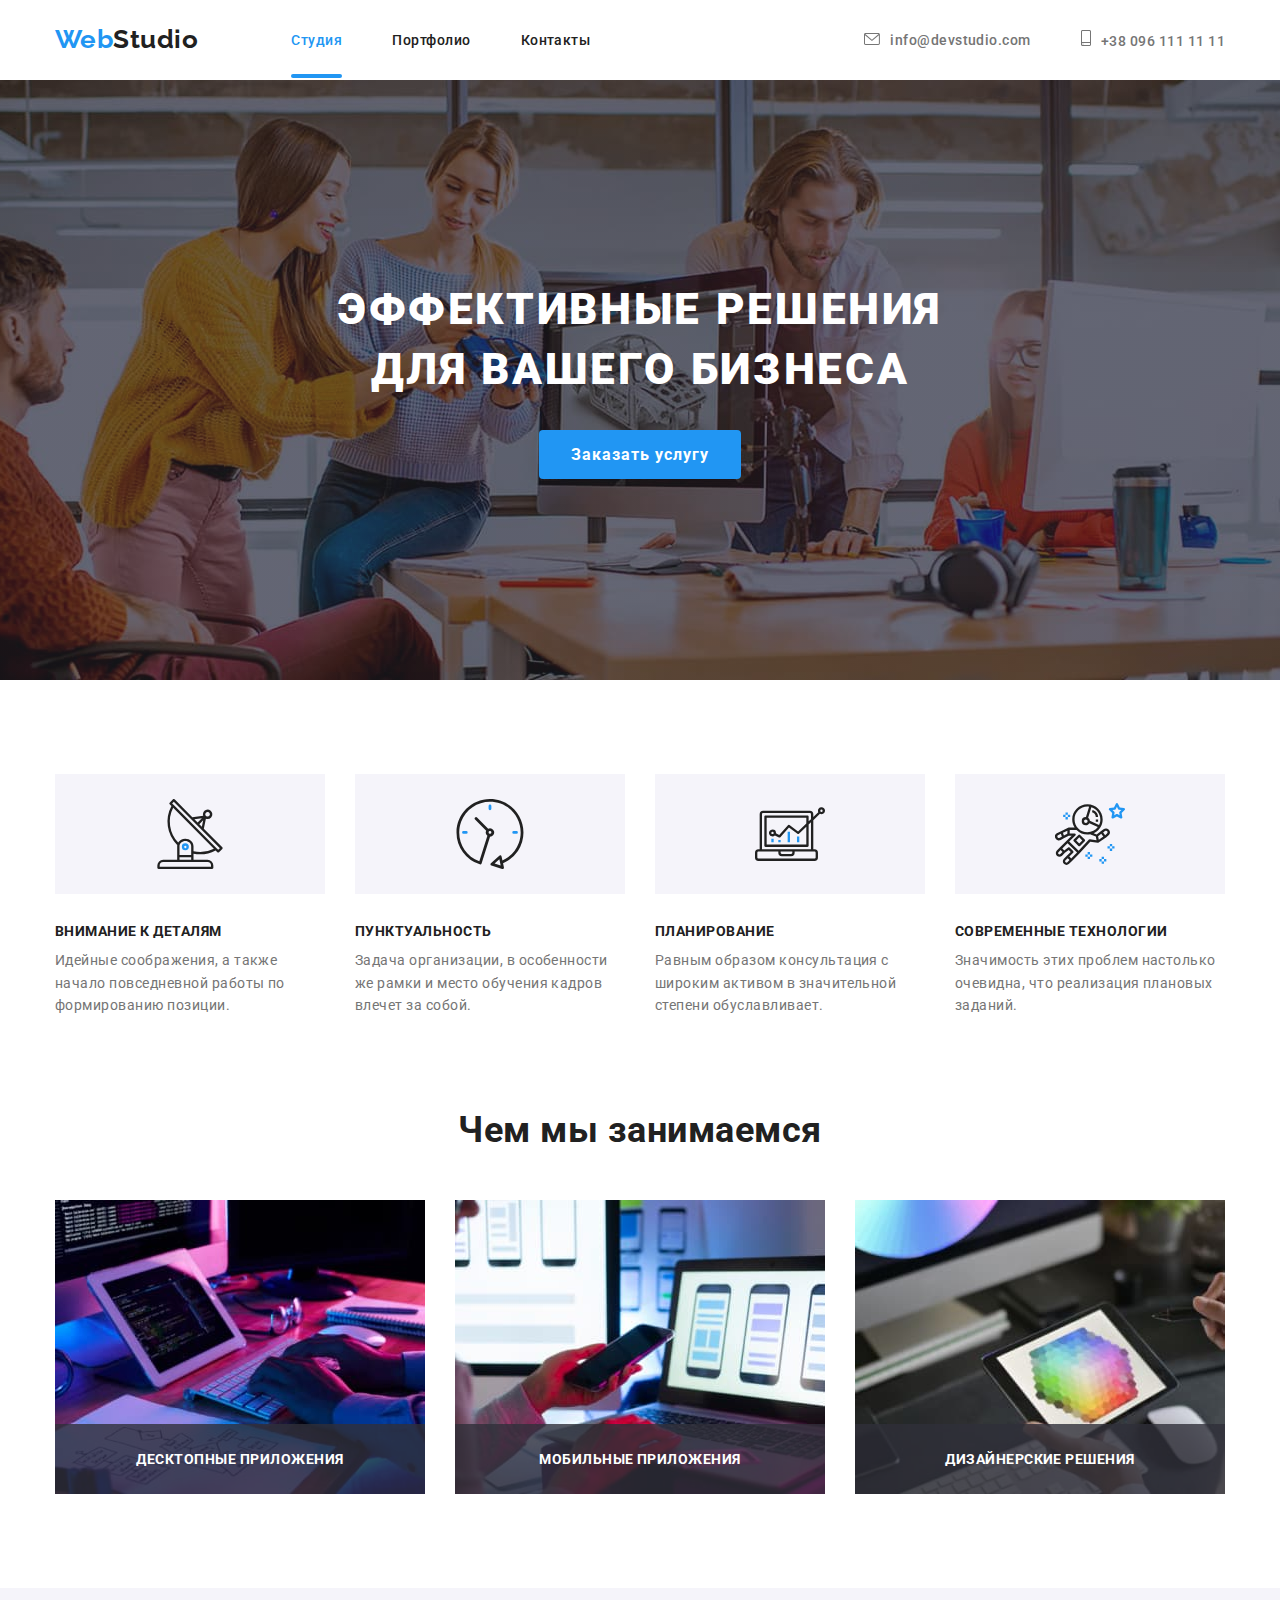
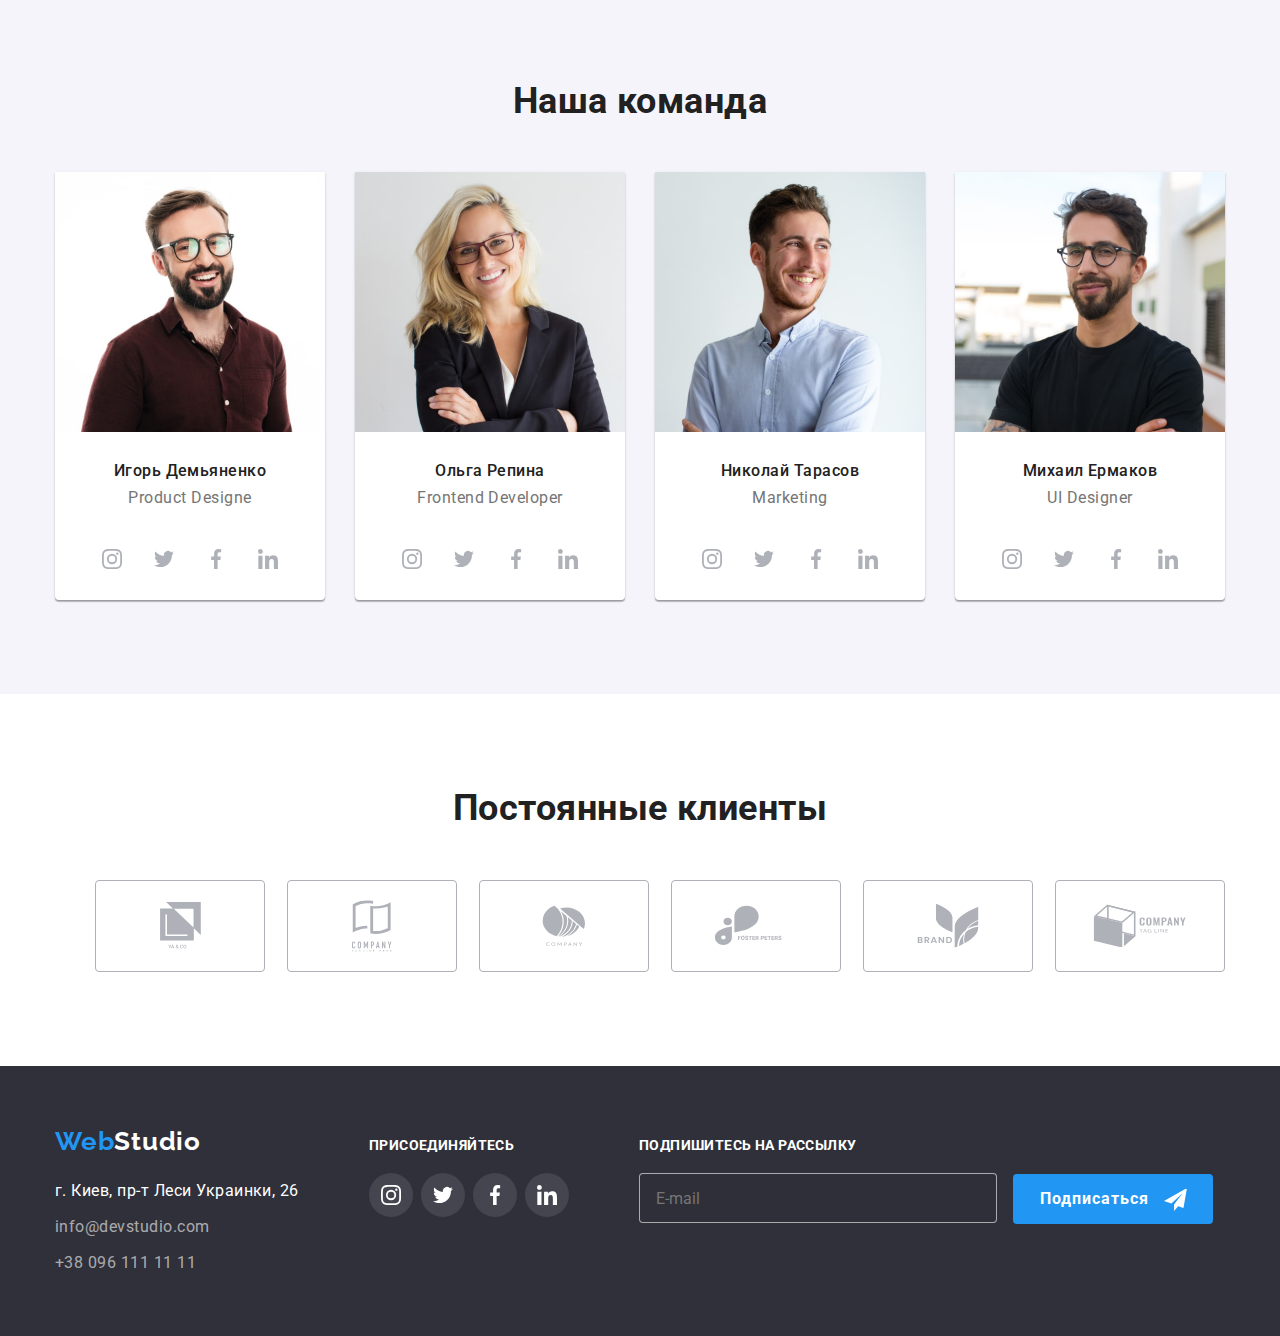
<file: index.html>
<!DOCTYPE html>
<html lang="ru">
  <head>
    <meta charset="UTF-8" />
    <meta http-equiv="X-UA-Compatible" content="IE=edge" />
    <meta name="viewport" content="width=device-width, initial-scale=1.0" />
    <title>Document</title>
    <link rel="stylesheet" href="./style/modern-normalize.css" />
    <link rel="preconnect" href="https://fonts.gstatic.com" />
    <link
      href="https://fonts.googleapis.com/css2?family=Raleway:wght@700&family=Roboto:wght@400;500;700;900&display=swap"
      rel="stylesheet"
    />
    <link rel="stylesheet" href="./style/style.css" />
  </head>

  <body>
    <!--top line-->
    <header>
      <div class="conteiner">
        <div class="mainNav">
          <nav class="nav">
            <a class="logo" href="./index.html"
              ><span class="part-logo">Web</span>Studio</a
            >
            <ul class="social-links">
              <li class="list">
                <a class="link active" href="./index.html">Студия</a>
              </li>
              <li class="list">
                <a class="link" href="./portfolio.html">Портфолио</a>
              </li>
              <li class="list"><a class="link" href="">Контакты</a></li>
            </ul>
          </nav>
          <ul class="social-links-address">
            <li class="list">
              <a class="linkItem" href="meilto:info@devstudio.com"
                ><svg class="mailIcon" width="16px" height="12px">
                  <use
                    class="mail"
                    href="./images/svg/symbol-defs.svg#envelope"
                  ></use></svg
                >info@devstudio.com</a
              >
            </li>
            <li class="list">
              <a class="linkItem" href="tel:+380961111111"
                ><svg class="mailIcon" width="10px" height="16px">
                  <use
                    class="smartphone"
                    href="./images/svg/symbol-defs.svg#smartphone"
                  ></use></svg
                >+38 096 111 11 11</a
              >
            </li>
          </ul>
        </div>
      </div>
    </header>
    <main>
      <!--header-->
      <section class="sectionHero">
        <div class="conteiner">
          <h1 class="heading">ЭФФЕКТИВНЫЕ РЕШЕНИЯ ДЛЯ ВАШЕГО БИЗНЕСА</h1>
          <button data-modal-open class="buttonTitle">Заказать услугу</button>
        </div>
      </section>
      <!--features-->
      <section class="section">
        <div class="conteiner">
          <ul class="desk">
            <li class="listItemText iconAntena">
              <h3 class="title">ВНИМАНИЕ К ДЕТАЛЯМ</h3>
              <p class="text">
                Идейные соображения, а также начало повседневной работы по
                формированию позиции.
              </p>
            </li>
            <li class="listItemText iconClock">
              <h3 class="title">ПУНКТУАЛЬНОСТЬ</h3>
              <p class="text">
                Задача организации, в особенности же рамки и место обучения
                кадров влечет за собой.
              </p>
            </li>
            <li class="listItemText iconDiagram">
              <h3 class="title">ПЛАНИРОВАНИЕ</h3>
              <p class="text">
                Равным образом консультация с широким активом в значительной
                степени обуславливает.
              </p>
            </li>
            <li class="listItemText iconAstronaut">
              <h3 class="title">СОВРЕМЕННЫЕ ТЕХНОЛОГИИ</h3>
              <p class="text">
                Значимость этих проблем настолько очевидна, что реализация
                плановых заданий.
              </p>
            </li>
          </ul>
        </div>
      </section>
      <!--whet are we doing-->
      <section class="sectionAbout">
        <div class="conteiner">
          <h2 class="aboutTeam">Чем мы занимаемся</h2>
          <ul class="deskTeam">
            <li class="deskList">
              <img src="./images/box1.jpg" alt="box1" width="370" />
              <p class="deskText">ДЕСКТОПНЫЕ ПРИЛОЖЕНИЯ</p>
            </li>
            <li class="deskList">
              <img src="./images/box2.jpg" alt="box2" width="370" />
              <p class="deskText">МОБИЛЬНЫЕ ПРИЛОЖЕНИЯ</p>
            </li>
            <li class="deskList">
              <img src="./images/box3.jpg" alt="box3" width="370" />
              <p class="deskText">ДИЗАЙНЕРСКИЕ РЕШЕНИЯ</p>
            </li>
          </ul>
        </div>
      </section>
      <!--our team-->
      <section class="sectionTeam">
        <div class="conteiner">
          <div class="boxTeam">
            <h2 class="aboutTeam">Наша команда</h2>
            <ul class="user">
              <li class="userTeam">
                <img src="./images/img1.jpg" alt="photo1" width="270" />
                <div class="ourBoxTeam">
                  <h3 class="ourTeam">Игорь Демьяненко</h3>
                  <p class="aboutText">Product Designe</p>
                </div>
                <ul class="iconList">
                  <li>
                    <a class="socialIcon" href="#">
                      <svg class="socialLinksItem">
                        <use
                          href="./images/svg/symbol-defs.svg#instagram"
                        ></use>
                      </svg>
                    </a>
                  </li>
                  <li>
                    <a class="socialIcon" href="#">
                      <svg class="socialLinksItem">
                        <use
                          href="./images/svg/symbol-defs.svg#twitter"
                        ></use></svg
                    ></a>
                  </li>
                  <li>
                    <a class="socialIcon" href="#">
                      <svg class="socialLinksItem">
                        <use
                          href="./images/svg/symbol-defs.svg#facebook"
                        ></use></svg
                    ></a>
                  </li>
                  <li>
                    <a class="socialIcon" href="#">
                      <svg class="socialLinksItem">
                        <use
                          href="./images/svg/symbol-defs.svg#linkedin"
                        ></use></svg
                    ></a>
                  </li>
                </ul>
              </li>
              <li class="userTeam">
                <img src="./images/img2.jpg" alt="photo2" width="270" />
                <div class="ourBoxTeam">
                  <h3 class="ourTeam">Ольга Репина</h3>
                  <p class="aboutText">Frontend Developer</p>
                </div>
                <ul class="iconList">
                  <li>
                    <a class="socialIcon" href="#">
                      <svg class="socialLinksItem">
                        <use
                          href="./images/svg/symbol-defs.svg#instagram"
                        ></use></svg
                    ></a>
                  </li>
                  <li>
                    <a class="socialIcon" href="#">
                      <svg class="socialLinksItem">
                        <use
                          href="./images/svg/symbol-defs.svg#twitter"
                        ></use></svg
                    ></a>
                  </li>
                  <li>
                    <a class="socialIcon" href="#">
                      <svg class="socialLinksItem">
                        <use
                          href="./images/svg/symbol-defs.svg#facebook"
                        ></use></svg
                    ></a>
                  </li>
                  <li>
                    <a class="socialIcon" href="#">
                      <svg class="socialLinksItem">
                        <use
                          href="./images/svg/symbol-defs.svg#linkedin"
                        ></use></svg
                    ></a>
                  </li>
                </ul>
              </li>
              <li class="userTeam">
                <img src="./images/img3.jpg" alt="photo3" width="270" />
                <div class="ourBoxTeam">
                  <h3 class="ourTeam">Николай Тарасов</h3>
                  <p class="aboutText">Marketing</p>
                </div>
                <ul class="iconList">
                  <li>
                    <a class="socialIcon" href="#">
                      <svg class="socialLinksItem">
                        <use
                          href="./images/svg/symbol-defs.svg#instagram"
                        ></use></svg
                    ></a>
                  </li>
                  <li>
                    <a class="socialIcon" href="#">
                      <svg class="socialLinksItem">
                        <use
                          href="./images/svg/symbol-defs.svg#twitter"
                        ></use></svg
                    ></a>
                  </li>
                  <li>
                    <a class="socialIcon" href="#">
                      <svg class="socialLinksItem">
                        <use
                          href="./images/svg/symbol-defs.svg#facebook"
                        ></use></svg
                    ></a>
                  </li>
                  <li>
                    <a class="socialIcon" href="#">
                      <svg class="socialLinksItem">
                        <use
                          href="./images/svg/symbol-defs.svg#linkedin"
                        ></use></svg
                    ></a>
                  </li>
                </ul>
              </li>
              <li class="userTeam">
                <img src="./images/img4.jpg" alt="photo4" width="270" />
                <div class="ourBoxTeam">
                  <h3 class="ourTeam">Михаил Ермаков</h3>
                  <p class="aboutText">UI Designer</p>
                </div>
                <ul class="iconList">
                  <li>
                    <a class="socialIcon" href="#">
                      <svg class="socialLinksItem">
                        <use
                          href="./images/svg/symbol-defs.svg#instagram"
                        ></use></svg
                    ></a>
                  </li>
                  <li>
                    <a class="socialIcon" href="#">
                      <svg class="socialLinksItem">
                        <use
                          href="./images/svg/symbol-defs.svg#twitter"
                        ></use></svg
                    ></a>
                  </li>
                  <li>
                    <a class="socialIcon" href="#">
                      <svg class="socialLinksItem">
                        <use
                          href="./images/svg/symbol-defs.svg#facebook"
                        ></use></svg
                    ></a>
                  </li>
                  <li>
                    <a class="socialIcon" href="#">
                      <svg class="socialLinksItem">
                        <use
                          href="./images/svg/symbol-defs.svg#linkedin"
                        ></use></svg
                    ></a>
                  </li>
                </ul>
              </li>
            </ul>
          </div>
        </div>
      </section>
      <section class="sectionCustomers">
        <div class="conteiner">
          <h2 class="regularCustomers">Постоянные клиенты</h2>
          <ul class="regularCompany">
            <li>
              <a class="iconCompany" href="#">
                <svg class="company" width="41px" height="46.7px">
                  <use href="./images/svg/symbol-defs.svg#group1"></use>
                </svg>
              </a>
            </li>
            <li>
              <a class="iconCompany" href="#">
                <svg class="company" width="40px" height="52px">
                  <use href="./images/svg/symbol-defs.svg#group2"></use></svg
              ></a>
            </li>
            <li>
              <a class="iconCompany" href="#">
                <svg class="company" width="43.46px" height="41.18px">
                  <use href="./images/svg/symbol-defs.svg#group3"></use></svg
              ></a>
            </li>
            <li>
              <a class="iconCompany" href="#">
                <svg class="company" width="84.44px" height="40.62px">
                  <use href="./images/svg/symbol-defs.svg#group4"></use></svg
              ></a>
            </li>
            <li>
              <a class="iconCompany" href="#">
                <svg class="company" width="62.54px" height="45.43px">
                  <use href="./images/svg/symbol-defs.svg#group5"></use></svg
              ></a>
            </li>
            <li>
              <a class="iconCompany" href="#">
                <svg class="company" width="93.79px" height="43.93px">
                  <use href="./images/svg/symbol-defs.svg#group6"></use></svg
              ></a>
            </li>
          </ul>
        </div>
      </section>
    </main>
    <!--Footer-->
    <footer>
      <div class="conteiner">
        <div class="conteinerFooter">
          <div>
            <a class="logoFooter" href="./index.html"
              ><span class="part-logo">Web</span>Studio</a
            >
            <address>
              <p class="address">г. Киев, пр-т Леси Украинки, 26</p>
              <ul class="addressFooter">
                <li class="list">
                  <a class="linkFooter" href="meilto:info@devstudio.com"
                    >info@devstudio.com</a
                  >
                </li>
                <li class="list">
                  <a class="linkFooter" href="tel:+380961111111"
                    >+38 096 111 11 11</a
                  >
                </li>
              </ul>
            </address>
          </div>
          <div class="boxFooter">
            <h2 class="listFooter">ПРИСОЕДИНЯЙТЕСЬ</h2>
            <ul class="iconListFooter">
              <li>
                <a class="socialIconFooter" href="#">
                  <svg class="socialLinksFooter">
                    <use
                      href="./images/svg/symbol-defs.svg#instagram"
                    ></use></svg
                ></a>
              </li>
              <li>
                <a class="socialIconFooter" href="#">
                  <svg class="socialLinksFooter">
                    <use href="./images/svg/symbol-defs.svg#twitter"></use></svg
                ></a>
              </li>
              <li>
                <a class="socialIconFooter" href="#">
                  <svg class="socialLinksFooter">
                    <use
                      href="./images/svg/symbol-defs.svg#facebook"
                    ></use></svg
                ></a>
              </li>
              <li>
                <a class="socialIconFooter" href="#">
                  <svg class="socialLinksFooter">
                    <use
                      href="./images/svg/symbol-defs.svg#linkedin"
                    ></use></svg
                ></a>
              </li>
            </ul>
          </div>
          <div class="boxFooter">
            <h2 class="listFooter">подпишитесь на рассылку</h2>
            <label for="" class="footerEmail">E-mail</label>
            <input type="text" placeholder="E-mail" class="footerInputEmail" />
            <div class="boxSend">
              <button type="submit" class="subscribe">
                Подписаться
                <svg width="23px" height="23px" class="sendIcon">
                  <use href="./images/svg/symbol-defs.svg#iconsend"></use>
                </svg>
              </button>
            </div>
          </div>
        </div>
      </div>
    </footer>
    <div class="modal is-hidden" data-modal>
      <div class="backdrop">
        <button data-modal-close class="closeButton">
          <svg class="iconClose" width="18px" height="18px">
            <use href="./images/svg/symbol-defs.svg#close"></use>
          </svg>
        </button>
        <form action="#" class="form">
          <p class="userData">Оставьте свои данные, мы вам перезвоним</p>
            <label for="" class="formLabel"
              >Имя
              <span class="labelIcon">
                <input type="text" name="name" id="name" class="modalIcon" />
                <svg width="18px" height="19px" class="iconForm">
                  <use href="./images/svg/symbol-defs.svg#name"></use>
                </svg>
                </input>
              </span>
            </label>
            <label for="" class="formLabel"
              >Телефон
              <span class="labelIcon">
                <input
                  type="tel"
                  name="[0-9]{3}-[0-9]{3}-[0-9]{2}-[0-9]{2}"
                  id="tel"
                  class="modalIcon"
                />
                <svg width="18px" height="19px" class="iconForm">
                  <use href="./images/svg/symbol-defs.svg#phone"></use>
                </svg>
                </input>
              </span>
            </label>
            <label for="" class="formLabel"
              >Почта
              <span class="labelIcon">
                <input type="email" name="emai" id="email" class="modalIcon" />
                <svg width="18px" height="19px" class="iconForm">
                  <use href="./images/svg/symbol-defs.svg#email"></use>
                </svg>
                </input>
              </span>
            </label>
            <label for="" class="formLabel"
              >Коментарий
              <textarea
                name="comment"
                id="comment"
                rows="8"
                placeholder="Введите текст"
                class="textarea"
              ></textarea>
            </label>

            <label class="agreement">
              <input
                type="checkbox"
                name="agree"
                id="checkbox"
                class="checkbox"
              />
              <span class="checkmark"></span></input>
              Соглашаюсь с рассылкой и принимаю<a class="linkAgreement" href="#"
                >Условия договора</a
              ></input></label
            >
            <button type="submit" class="btnSubmit">Отправить</button>
          </span>
        </form>
      </div>
    </div>
    <script src="./js/modal.js"></script>
  </body>
</html>
</file>
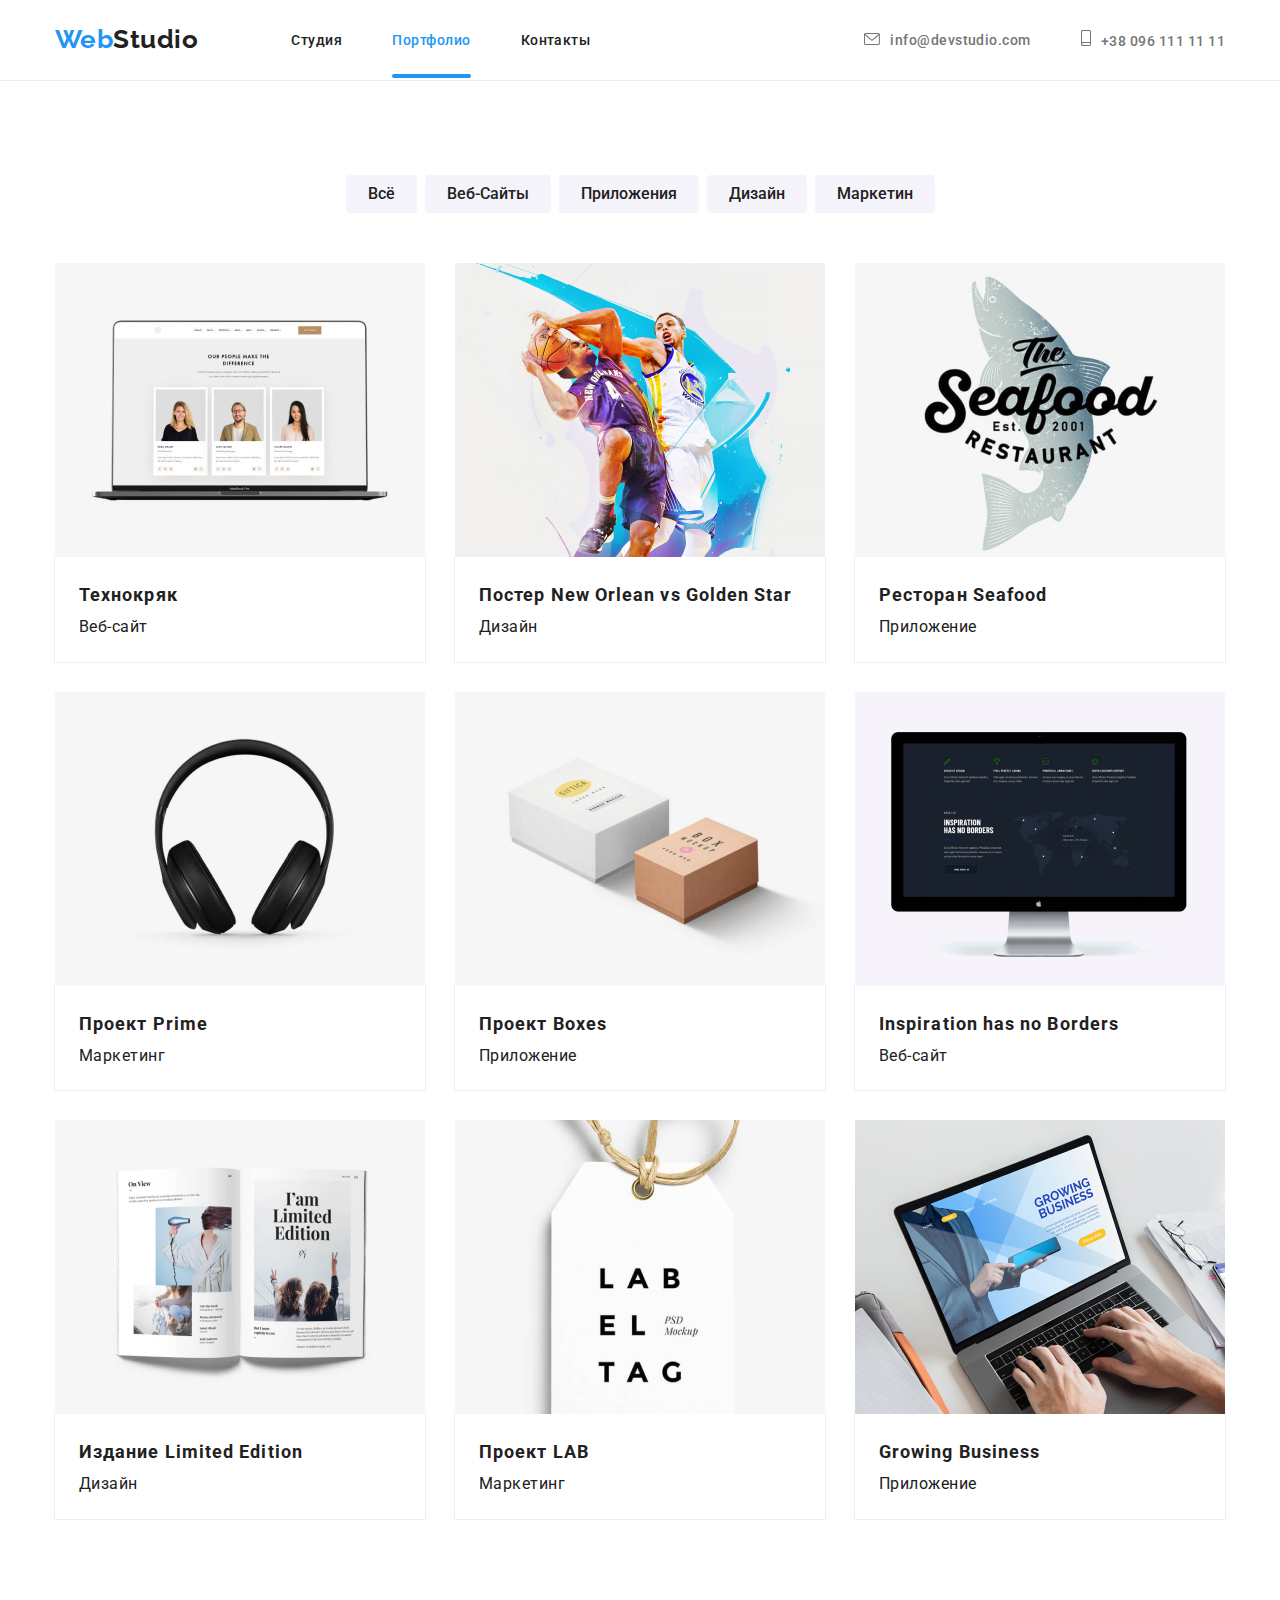
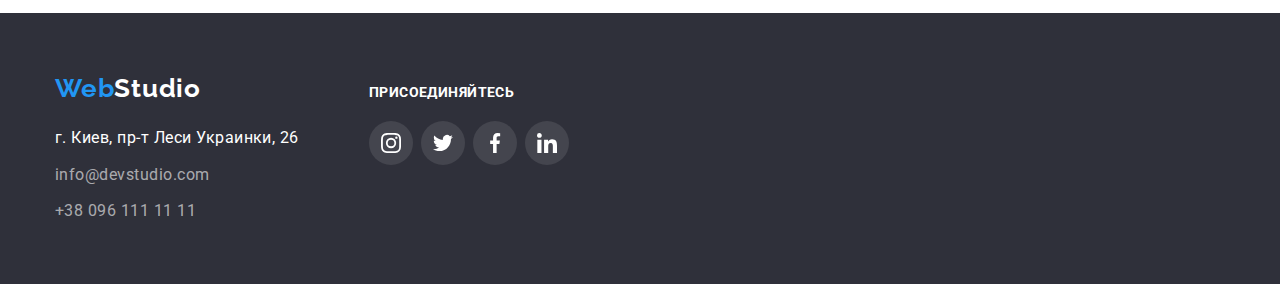
<file: portfolio.html>
<!DOCTYPE html>
<html lang="ru">
  <head>
    <meta charset="UTF-8" />
    <meta http-equiv="X-UA-Compatible" content="IE=edge" />
    <meta name="viewport" content="width=device-width, initial-scale=1.0" />
    <title>Document</title>
    <link rel="stylesheet" href="./style/modern-normalize.css" />
    <link rel="preconnect" href="https://fonts.gstatic.com" />
    <link
      href="https://fonts.googleapis.com/css2?family=Raleway:wght@700&family=Roboto:wght@400;500;700;900&display=swap"
      rel="stylesheet"
    />
    <link rel="stylesheet" href="./style/style.css" />
  </head>
  <body>
    <!--top line-->
    <header>
      <div class="boxHeader">
        <div class="conteiner">
          <div class="mainNav">
            <nav class="nav">
              <a class="logo" href="./index.html"
                ><span class="part-logo">Web</span>Studio</a
              >
              <ul class="social-links">
                <li class="list">
                  <a class="link" href="./index.html">Студия</a>
                </li>
                <li class="list">
                  <a class="link active" href="./portfolio.html">Портфолио</a>
                </li>
                <li class="list"><a class="link" href="">Контакты</a></li>
              </ul>
            </nav>
            <ul class="social-links-address">
              <li class="list">
                <a class="linkItem" href="meilto:info@devstudio.com"
                  ><svg class="mailIcon" width="16px" height="12px">
                    <use
                      class="mail"
                      href="./images/svg/symbol-defs.svg#envelope"
                    ></use></svg
                  >info@devstudio.com</a
                >
              </li>
              <li class="list">
                <a class="linkItem" href="tel:+380961111111"
                  ><svg class="mailIcon" width="10px" height="16px">
                    <use
                      class="smartphone"
                      href="./images/svg/symbol-defs.svg#smartphone"
                    ></use></svg
                  >+38 096 111 11 11</a
                >
              </li>
            </ul>
          </div>
        </div>
      </div>
    </header>
    <!--body-->
    <main>
      <section class="section">
        <div class="conteiner">
          <ul class="social-button">
            <li class="list">
              <button class="button" type="button">Всё</button>
            </li>
            <li class="list">
              <button class="button" type="button">Веб-Сайты</button>
            </li>
            <li class="list">
              <button class="button" type="button">Приложения</button>
            </li>
            <li class="list">
              <button class="button" type="button">Дизайн</button>
            </li>
            <li class="list">
              <button class="button" type="button">Маркетин</button>
            </li>
          </ul>
          <!--my works-->
          <ul class="aboutImg">
            <li class="listCard">
              <a class="card" href="#">
                <article>
                  <div class="boxCard">
                    <img src="./images/img5.jpg" alt="Технокряк" width="370" />
                    <p class="aboutCard">
                      Технокряк это современная площадка распространения
                      коронавируса. Компании используют эту платформу для
                      цифрового шпионажа и атак на защищённые сервера
                      конкурентов.
                    </p>
                  </div>
                  <div class="cardText">
                    <h3 class="work">Технокряк</h3>
                    <p class="aboutWork">Веб-сайт</p>
                  </div>
                </article>
              </a>
            </li>
            <li class="listCard">
              <a class="card" href="#">
                <article>
                  <div class="boxCard">
                    <img
                      src="./images/img6.jpg"
                      alt="Постер New Orlean vs Golden Star"
                      width="370"
                    />
                    <p class="aboutCard">
                      Технокряк это современная площадка распространения
                      коронавируса. Компании используют эту платформу для
                      цифрового шпионажа и атак на защищённые сервера
                      конкурентов.
                    </p>
                  </div>
                  <div class="cardText">
                    <h3 class="work">Постер New Orlean vs Golden Star</h3>
                    <p class="aboutWork">Дизайн</p>
                  </div>
                </article>
              </a>
            </li>
            <li class="listCard">
              <a class="card" href="#">
                <article>
                  <div class="boxCard">
                    <img
                      src="./images/img7.jpg"
                      alt="Ресторан Seafood"
                      width="370"
                    />
                    <p class="aboutCard">
                      Технокряк это современная площадка распространения
                      коронавируса. Компании используют эту платформу для
                      цифрового шпионажа и атак на защищённые сервера
                      конкурентов.
                    </p>
                  </div>
                  <div class="cardText">
                    <h3 class="work">Ресторан Seafood</h3>
                    <p class="aboutWork">Приложение</p>
                  </div>
                </article>
              </a>
            </li>
            <li class="listCard">
              <a class="card" href="#">
                <article>
                  <div class="boxCard">
                    <img
                      src="./images/img8.jpg"
                      alt="Проект Prime"
                      width="370"
                    />
                    <p class="aboutCard">
                      Технокряк это современная площадка распространения
                      коронавируса. Компании используют эту платформу для
                      цифрового шпионажа и атак на защищённые сервера
                      конкурентов.
                    </p>
                  </div>
                  <div class="cardText">
                    <h3 class="work">Проект Prime</h3>
                    <p class="aboutWork">Маркетинг</p>
                  </div>
                </article>
              </a>
            </li>
            <li class="listCard">
              <a class="card" href="#">
                <article>
                  <div class="boxCard">
                    <img
                      src="./images/img9.jpg"
                      alt="Проект Boxes"
                      width="370"
                    />
                    <p class="aboutCard">
                      Технокряк это современная площадка распространения
                      коронавируса. Компании используют эту платформу для
                      цифрового шпионажа и атак на защищённые сервера
                      конкурентов.
                    </p>
                  </div>
                  <div class="cardText">
                    <h3 class="work">Проект Boxes</h3>
                    <p class="aboutWork">Приложение</p>
                  </div>
                </article>
              </a>
            </li>
            <li class="listCard">
              <a class="card" href="#">
                <article>
                  <div class="boxCard">
                    <img
                      src="./images/img10.jpg"
                      alt="Inspiration has no Borders"
                      width="370"
                    />
                    <p class="aboutCard">
                      Технокряк это современная площадка распространения
                      коронавируса. Компании используют эту платформу для
                      цифрового шпионажа и атак на защищённые сервера
                      конкурентов.
                    </p>
                  </div>
                  <div class="cardText">
                    <h3 class="work">Inspiration has no Borders</h3>
                    <p class="aboutWork">Веб-сайт</p>
                  </div>
                </article>
              </a>
            </li>
            <li class="listCard">
              <a class="card" href="#">
                <article>
                  <div class="boxCard">
                    <img
                      src="./images/img11.jpg"
                      alt="Издание Limited Edition"
                      width="370"
                    />
                    <p class="aboutCard">
                      Технокряк это современная площадка распространения
                      коронавируса. Компании используют эту платформу для
                      цифрового шпионажа и атак на защищённые сервера
                      конкурентов.
                    </p>
                  </div>
                  <div class="cardText">
                    <h3 class="work">Издание Limited Edition</h3>
                    <p class="aboutWork">Дизайн</p>
                  </div>
                </article>
              </a>
            </li>
            <li class="listCard">
              <a class="card" href="#">
                <article>
                  <div class="boxCard">
                    <img
                      src="./images/img12.jpg"
                      alt="Проект LAB"
                      width="370"
                    />
                    <p class="aboutCard">
                      Технокряк это современная площадка распространения
                      коронавируса. Компании используют эту платформу для
                      цифрового шпионажа и атак на защищённые сервера
                      конкурентов.
                    </p>
                  </div>
                  <div class="cardText">
                    <h3 class="work">Проект LAB</h3>
                    <p class="aboutWork">Маркетинг</p>
                  </div>
                </article>
              </a>
            </li>
            <li class="listCard">
              <a class="card" href="#">
                <article>
                  <div class="boxCard">
                    <img
                      src="./images/img13.jpg"
                      alt="Growing Business"
                      width="370"
                    />
                    <p class="aboutCard">
                      Технокряк это современная площадка распространения
                      коронавируса. Компании используют эту платформу для
                      цифрового шпионажа и атак на защищённые сервера
                      конкурентов.
                    </p>
                  </div>
                  <div class="cardText">
                    <h3 class="work">Growing Business</h3>
                    <p class="aboutWork">Приложение</p>
                  </div>
                </article>
              </a>
            </li>
          </ul>
        </div>
      </section>
    </main>
    <!--Footer-->
    <footer>
      <div class="conteiner">
        <div class="conteinerFooter">
          <div>
            <a class="logoFooter" href="./index.html"
              ><span class="part-logo">Web</span>Studio</a
            >
            <address>
              <p class="address">г. Киев, пр-т Леси Украинки, 26</p>
              <ul class="addressFooter">
                <li class="list">
                  <a class="linkFooter" href="meilto:info@devstudio.com"
                    >info@devstudio.com</a
                  >
                </li>
                <li class="list">
                  <a class="linkFooter" href="tel:+380961111111"
                    >+38 096 111 11 11</a
                  >
                </li>
              </ul>
            </address>
          </div>
          <div class="boxFooter">
            <h2 class="listFooter">ПРИСОЕДИНЯЙТЕСЬ</h2>
            <ul class="iconListFooter">
              <li>
                <a class="socialIconFooter" href="#">
                  <svg class="socialLinksFooter">
                    <use
                      href="./images/svg/symbol-defs.svg#instagram"
                    ></use></svg
                ></a>
              </li>
              <li>
                <a class="socialIconFooter" href="#">
                  <svg class="socialLinksFooter">
                    <use href="./images/svg/symbol-defs.svg#twitter"></use></svg
                ></a>
              </li>
              <li>
                <a class="socialIconFooter" href="#">
                  <svg class="socialLinksFooter">
                    <use
                      href="./images/svg/symbol-defs.svg#facebook"
                    ></use></svg
                ></a>
              </li>
              <li>
                <a class="socialIconFooter" href="#">
                  <svg class="socialLinksFooter">
                    <use
                      href="./images/svg/symbol-defs.svg#linkedin"
                    ></use></svg
                ></a>
              </li>
            </ul>
          </div>
        </div>
      </div>
    </footer>
  </body>
</html>
</file>
<file: style/style.css>
:root {
  --first-text-color: #212121;
  --background-color: #e5e5e5;
  --highlight-color: #2196f3;
  --second-text-color: #ffffff;
  --button-color: #f5f4fa;
  --box-color: #2f303a;
  --team-color: #f5f4fa;
  --adress-color: #757575;
  --second_address-color: rgba(255, 255, 255, 0.6);
  --line-color: #ececec;
  --card-dorder-color: #eeeeee;
  --social-links-color: #afb1b8;
  --footer-icon--color: #44454e;
  --bacground-color-modal: rgba(0, 0, 0, 0.2);
  --desk-aboutTeam-color: rgba(47, 48, 58, 0.8);
  --aboutCard-bacground-color: rgba(33, 150, 243, 0.9);
  --lebel-outline-color: rgba(33, 33, 33, 0.2);
  --agreement-color: rgba(117, 117, 117, 1);
}
body {
  font-family: Roboto, sans-serif;
  color: var(--first-text-color);
  line-height: 1.2;
  letter-spacing: 0.03em;
}
.conteiner {
  max-width: 1200px;
  margin: 0 auto;
  padding-left: 15px;
  padding-right: 15px;
}
.section {
  margin: 0 auto;
  padding-top: 94px;
  margin-top: 0;
}
.boxHeader {
  border-bottom: 1px var(--line-color) solid;
}
.mainNav {
  height: 80px;
  display: flex;
  justify-content: space-between;
}
.nav {
  display: flex;
  justify-content: space-between;
  align-items: center;
}
.logo {
  display: flex;
  align-items: center;
  color: var(--first-text-color);
  font-size: 26px;
  font-family: Raleway;
  font-style: normal;
  font-weight: bold;
  text-decoration: none;
  margin-right: 93px;
}
.part-logo {
  color: var(--highlight-color);
}

/*links*/

.social-links .link.active {
  color: var(--highlight-color);
  position: relative;
}
.active::after {
  display: block;
  content: "";
  width: 100%;
  height: 4px;
  border-radius: 2px;
  background-color: var(--highlight-color);
  position: absolute;
  bottom: -30px;
}
.social-links {
  display: flex;
  align-items: center;
  padding-left: 0;
  margin: 0 auto;
}
.social-links-address {
  display: flex;
  align-items: center;
  margin: 0;
  padding: 0;
}

.social-links .link {
  font-size: 14px;
  text-decoration: none;
  color: var(--first-text-color);
  font-style: normal;
  font-weight: 500;
  transition: color 250ms cubic-bezier(0.4, 0, 0.2, 1);
}
.social-links .list:not(:last-child) {
  margin-right: 50px;
}
.social-links .link:hover,
.link:focus {
  color: var(--highlight-color);
}
.social-links {
  list-style-type: none;
}
.list {
  list-style-type: none;
}
.listItemText:not(:last-child) {
  margin-right: 30px;
}

.social-links-address .linkItem {
  text-decoration: none;
  font-size: 14px;
  color: var(--adress-color);
  font-style: normal;
  font-weight: 500;
  transition: color 250ms cubic-bezier(0.4, 0, 0.2, 1);
}
.social-links-address .list + .list {
  margin-left: 50px;
}

.mailIcon {
  margin-right: 10px;
}
.mail {
  fill: currentColor;
}
.smartphone {
  fill: currentColor;
}
.social-links-address .linkItem:hover,
.linkItem:focus {
  color: var(--highlight-color);
}

/* каробка для заглавия */
.sectionHero {
  max-width: 1600px;
  margin: 0 auto;
  height: 600px;
  background-color: var(--box-color);
  background-image: linear-gradient(
      rgba(47, 48, 58, 0.4),
      rgba(47, 48, 58, 0.4)
    ),
    url(../images/hero.jpg);

  background-size: cover;
  background-position: center;
  background-repeat: no-repeat;
  text-align: center;
  padding: 200px 0;
}
/*заглавие*/
.heading {
  color: var(--second-text-color);
  width: 696px;
  font-size: 44px;
  font-weight: 900;
  line-height: 1.36;
  letter-spacing: 0.06em;
}

.buttonTitle {
  font-family: Roboto, sans-serif;
  cursor: pointer;
  font-weight: bold;
  font-size: 16px;
  line-height: 1.85;
  letter-spacing: 0.06em;
  background-color: var(--highlight-color);
  color: var(--second-text-color);
  padding: 10px 32px;
  border: none;
  margin-top: 30px;
  border-radius: 4px;
}
.modal {
  position: fixed;
  top: 0;
  left: 0;
  width: 100vw;
  height: 100vh;

  background-color: var(--bacground-color-modal);
  transition: opacity 250ms cubic-bezier(0.4, 0, 0.2, 1);
}
.modal.is-hidden {
  opacity: 0;
  pointer-events: none;
}

.backdrop {
  position: absolute;
  top: 50%;
  left: 50%;
  transform: translate(-50%, -50%);
  box-shadow: 0px 1px 3px rgba(0, 0, 0, 0.12), 0px 1px 1px rgba(0, 0, 0, 0.14),
    0px 2px 1px rgba(0, 0, 0, 0.2);
  border-radius: 4px;
  padding: 40px;
  background-color: var(--second-text-color);
}
.closeButton {
  position: absolute;
  top: 8px;
  right: 8px;
  width: 30px;
  height: 30px;
  border-radius: 50px;
  background-color: var(--second-text-color);
  border: 1px solid rgba(0, 0, 0, 0.1);
  border-radius: 50%;
  cursor: pointer;
}
.iconClose {
  width: 11px;
  height: 11px;
  background-color: var(--second-text-color);
}
/*button portfolio*/
.social-button {
  display: flex;
  padding-left: 0;
  justify-content: center;
  margin-bottom: 50px;
}
.social-button .list + .list {
  margin-left: 8px;
}

.button {
  border: none;
  padding: 6px 22px;
}
.social-button .button {
  font-family: Roboto, sans-serif;
  cursor: pointer;
  font-weight: 500;
  font-size: 16px;
  line-height: 1.62;
  border-radius: 4px;
  background-color: var(--button-color);
  color: var(--first-text-color);
  transition: background-color 250ms cubic-bezier(0.4, 0, 0.2, 1);
}
.social-button .button:focus,
.button:hover {
  background-color: var(--highlight-color);
  color: var(--second-text-color);
  box-shadow: 0px 3px 1px rgba(0, 0, 0, 0.1), 0px 1px 2px rgba(0, 0, 0, 0.08),
    0px 2px 2px rgba(0, 0, 0, 0.12);
}
/* список карточек */
.card {
  text-decoration: none;
  color: inherit;
}
.aboutImg {
  display: flex;
  flex-wrap: wrap;
  text-align: left;
  list-style: none;
  padding: 0;
  margin: 0;
  padding-bottom: 94px;
  margin-right: -30px;
}
.listCard {
  flex-basis: calc(100% / 3 - 30px);
  margin-right: 30px;
  cursor: pointer;
  border: none;
}

.card:hover .aboutCard,
.card:focus .aboutCard {
  display: block;
  transform: translateY(-100%);
  transition: transform 250ms cubic-bezier(0.4, 0, 0.2, 1);
}
.boxCard {
  position: relative;
  overflow: hidden;
}
.aboutCard {
  position: absolute;
  background-color: var(--aboutCard-bacground-color);
  color: var(--second-text-color);
  width: 100%;
  height: 100%;
  transform: translateY(0);
  font-size: 18px;
  line-height: 1.5;
  padding: 63px 24px;
  transition: transform 250ms cubic-bezier(0.4, 0, 0.2, 1);
}
.cardText {
  outline: 1px solid var(--card-dorder-color);
  padding: 20px 24px;
}
.work {
  font-weight: bold;
  font-size: 18px;
  line-height: 2;
  letter-spacing: 0.06em;
  margin-bottom: 4;
  padding: 0;
}
.aboutWork {
  font-weight: normal;
  font-size: 16px;
  line-height: 1.8;
}
.listCard:hover,
.listCard:focus {
  box-shadow: 0px 1px 1px rgba(0, 0, 0, 0.12), 0px 4px 4px rgba(0, 0, 0, 0.06),
    1px 4px 6px rgba(0, 0, 0, 0.16);
}
.listCard:nth-last-child(-n + 6) {
  margin-top: 30px;
}
.listCard:nth-child(3n + 3) {
  margin-right: -30px;
}
/*основные заголовки и описание к ним*/
.sectionAbout {
  margin: 0 auto;
  padding-bottom: 94px;
  padding-top: 94px;
}
.desk {
  list-style-type: none;
  display: flex;
  padding-left: 0;
}
.deskTeam {
  list-style-type: none;
  display: flex;
  padding-left: 0;
}
.deskList:not(:last-child) {
  margin-right: 30px;
}
.deskList {
  position: relative;
}
.deskText {
  position: absolute;
  background-color: var(--desk-aboutTeam-color);
  color: var(--second-text-color);
  display: flex;
  justify-content: center;
  align-items: center;
  width: 370px;
  height: 70px;
  bottom: 0;
  font-weight: bold;
  font-size: 14px;
  line-height: 16px;
}

.user .userTeam + .userTeam {
  margin-left: 30px;
}
.title {
  font-weight: bold;
  font-size: 14px;
  line-height: 1.1;
}
.text {
  font-size: 14px;
  line-height: 1.6;
  color: var(--adress-color);
  margin-top: 10px;
}
.listItemText {
  width: 275px;
}
.listItemText::before {
  display: block;
  content: "";
  height: 120px;
  background-repeat: no-repeat;
  background-size: contain;
  background-position: center;
  background-color: var(--button-color);
  margin-bottom: 30px;
}
.iconAntena::before {
  background-image: url(../images/svg/antenna.svg);
  background-size: 70px;
}
.iconClock::before {
  background-image: url(../images/svg/clock.svg);
  background-size: 70px;
}
.iconDiagram::before {
  background-image: url(../images/svg/diagram.svg);
  background-size: 70px;
}
.iconAstronaut::before {
  background-image: url(../images/svg/astronaut.svg);
  background-size: 70px;
}
.aboutTeam {
  margin-bottom: 50px;
  font-weight: bold;
  font-size: 36px;
  line-height: 1.1;
  text-align: center;
}

.user {
  list-style-type: none;
  display: flex;
  text-align: center;
  padding-left: 0;
}
.userTeam {
  height: 428px;
  background-color: var(--second-text-color);
  box-shadow: 0px 1px 3px rgba(0, 0, 0, 0.12), 0px 1px 1px rgba(0, 0, 0, 0.14),
    0px 2px 1px rgba(0, 0, 0, 0.2);
  border-radius: 0px 0px 4px 4px;
}
.sectionTeam {
  background-color: var(--team-color);

  padding-top: 94px;
  padding-bottom: 94px;
  margin: 0 auto;
}
.sectionCustomers {
  padding-top: 94px;
  padding-bottom: 94px;
  margin: 0 auto;
}
.regularCustomers {
  font-family: Roboto;
  font-style: normal;
  font-weight: bold;
  font-size: 36px;
  line-height: 1.16;
  text-align: center;
  margin-bottom: 50px;
}
.regularCompany {
  display: flex;
  justify-content: space-between;
}
.iconCompany {
  display: flex;
  justify-content: center;
  width: 170px;
  height: 92px;
  align-items: center;
  border: 1px solid #afb1b8;
  border-radius: 4px;
  fill: var(--social-links-color);
  transition: fill 250ms cubic-bezier(0.4, 0, 0.2, 1);
}

.iconCompany:hover,
.iconCompany:focus {
  display: inline-flex;
  border-color: var(--highlight-color);
  fill: var(--highlight-color);
}
.ourBoxTeam {
  margin: 30px auto;
}
.ourTeam {
  font-weight: 500;
  font-size: 16px;
  line-height: 1.1;
  margin-top: 30;
}
.aboutText {
  margin-top: 10px;
  font-size: 16px;
  line-height: 1.1;
  color: var(--adress-color);
  margin-top: 10px;
}
.iconList {
  list-style-type: none;
  display: flex;
  padding: 0;
  width: 200px;
  justify-content: space-between;
}

.socialIcon {
  width: 44px;
  height: 44px;
  display: flex;
  justify-content: center;
  align-items: center;
  border-radius: 50px;
  cursor: pointer;
  fill: var(--social-links-color);
  transition: background-color 250ms cubic-bezier(0.4, 0, 0.2, 1);
}
.socialLinksItem {
  width: 20px;
  height: 20px;
}
.socialIcon:focus,
.socialIcon:hover {
  display: inline-flex;
  fill: var(--second-text-color);
  background-color: var(--highlight-color);
}

Footer {
  background-color: var(--box-color);
  margin: 0 auto;
  padding-top: 60px;
  padding-bottom: 60px;
}
.conteinerFooter {
  display: flex;
  justify-content: flex-start;
}
.logoFooter {
  display: inline-block;
  color: var(--second-text-color);
  font-size: 26px;
  font-family: Raleway;
  font-style: normal;
  font-weight: bold;
  text-decoration: none;
  letter-spacing: 0.03em;
}
.addressFooter {
  padding-left: 0;
  margin-top: 9px;
}
.addressFooter .list + .list {
  margin-top: 9px;
}

.address {
  color: var(--second-text-color);
  font-style: normal;
  margin-top: 20px;
  margin-bottom: 0;
  line-height: 1.7;
}
.linkFooter {
  color: var(--second_address-color);
  text-decoration: none;
  font-style: normal;
  line-height: 1.7;
}
.boxFooter {
  margin-left: 70px;
  margin-top: 12px;
}
.listFooter {
  font-style: normal;
  font-weight: bold;
  font-size: 14px;
  line-height: 1.14;
  letter-spacing: 0.03em;
  text-transform: uppercase;
  color: var(--second-text-color);
  margin-bottom: 20px;
}
.iconListFooter {
  list-style-type: none;
  display: flex;
  padding: 0;
  width: 200px;
  justify-content: space-between;
}

.socialIconFooter {
  width: 44px;
  height: 44px;
  display: flex;
  justify-content: center;
  align-items: center;
  border-radius: 50px;
  cursor: pointer;
  background-color: var(--footer-icon--color);
  fill: var(--second-text-color);
  transition: background-color 250ms cubic-bezier(0.4, 0, 0.2, 1);
}
.socialLinksFooter {
  width: 20px;
  height: 20px;
}
.socialIconFooter:focus,
.socialIconFooter:hover {
  fill: var(--second-text-color);
  background-color: var(--highlight-color);
}
.footerEmail {
  display: none;
}

.footerInputEmail {
  background-color: var(--desk-aboutTeam-color);
  border: 1px solid var(--second_address-color);
  width: 358px;
  height: 50px;
  border-radius: 4px;
  padding-left: 16px;
  color: #ffffff;
}
.footerInputEmail:checked,
.footerInputEmail:checked {
  border: 1px solid red;
}
.boxSend {
  display: inline-flex;
}
.subscribe {
  cursor: pointer;
  width: 200px;
  height: 50px;
  font-weight: 700;
  font-size: 16px;
  line-height: 1.85;
  letter-spacing: 0.06em;
  margin-left: 12px;
  background-color: var(--highlight-color);
  color: var(--second-text-color);
  border: none;
  border-radius: 4px;
  vertical-align: middle;
}
.sendIcon {
  vertical-align: middle;
  margin-left: 10px;
}
/* form */
.userData {
  text-align: center;
  font-weight: bold;
  font-size: 20px;
  line-height: 1.15;
}
.form {
  border-radius: 4px;
  font-size: 14px;
}

.labelIcon {
  position: relative;
  width: 100%;
  margin-top: 4px;
  transition: fill 250ms cubic-bezier(0.4, 0, 0.2, 1);
}
.labelIcon {
  display: block;
  margin-top: 4px;
}

.modalIcon {
  width: 100%;
  height: 40px;
  border: none;
  border: 1px solid var(--lebel-outline-color);
  border-radius: 4px;
  padding-left: 40px;
  transition: border 250ms cubic-bezier(0.4, 0, 0.2, 1);
  outline: none;
}

.iconForm {
  position: absolute;
  left: 12px;
  transform: translateY(50%);
}

.formLabel :hover,
.formLabel :focus-within {
  border-color: var(--highlight-color);
  fill: var(--highlight-color);
}
.formLabel {
  display: block;
  margin-top: 10px;
  font-size: 12px;
  color: var(--adress-color);
}

.textarea {
  width: 100%;
  padding: 12px 16px;
  border: 1px solid var(--lebel-outline-color);
  border-radius: 4px;
  margin-top: 4px;
  resize: none;
  outline: none;
}
.textarea::placeholder {
  color: rgba(117, 117, 117, 0.5);
}

.textarea:hover,
.textarea:focus {
  border: 1px solid var(--highlight-color);
  transition: border 250ms cubic-bezier(0.4, 0, 0.2, 1);
}
.checkbox {
  position: absolute !important;
  width: 1px !important;
  height: 1px !important;
  margin: -1px !important;
  padding: 0 !important;
  overflow: hidden;
  border: 0 !important;
  clip: rect(0 0 0 0);
}
.agreement {
  display: flex;
  justify-content: center;
  align-items: center;
  font-size: 14px;
  line-height: 1.71;
  text-align: center;
  margin-top: 20px;
  margin-left: 12px;
  color: var(--agreement-color);
}
.checkmark {
  width: 16px;
  height: 15px;
  margin-right: 8.38px;
  border: 2px solid var(--first-text-color);
}
.linkAgreement {
  margin-left: 4px;
  position: relative;
  text-decoration: none;
  color: var(--highlight-color);
}
.linkAgreement::after {
  display: block;
  content: "";
  width: 100%;
  height: 1px;
  background-color: var(--highlight-color);
  position: absolute;
  bottom: 4px;
}

.checkbox:checked + .checkmark {
  background-color: var(--highlight-color);
  border: 2px solid var(--highlight-color);
  background-image: url(../images/svg/subscribe.svg);
  background-repeat: no-repeat;
  background-position: center;
  background-size: cover;
  background-clip: border-box;
}
.checkbox:focus:checked + .checkmark {
  background-color: var(--highlight-color);
  border: 2px solid var(--highlight-color);
}

.btnSubmit {
  display: block;
  cursor: pointer;
  font-size: 16px;
  line-height: 1.85;
  letter-spacing: 0.06em;
  background-color: var(--highlight-color);
  color: var(--second-text-color);
  padding: 10px 55px;
  border: none;
  margin: 0 auto;
  margin-top: 30px;
  border-radius: 4px;
}
.btnSubmit:hover,
.btnSubmit:focus {
  box-shadow: 0px 4px 4px rgba(0, 0, 0, 0.15);
}
</file>
